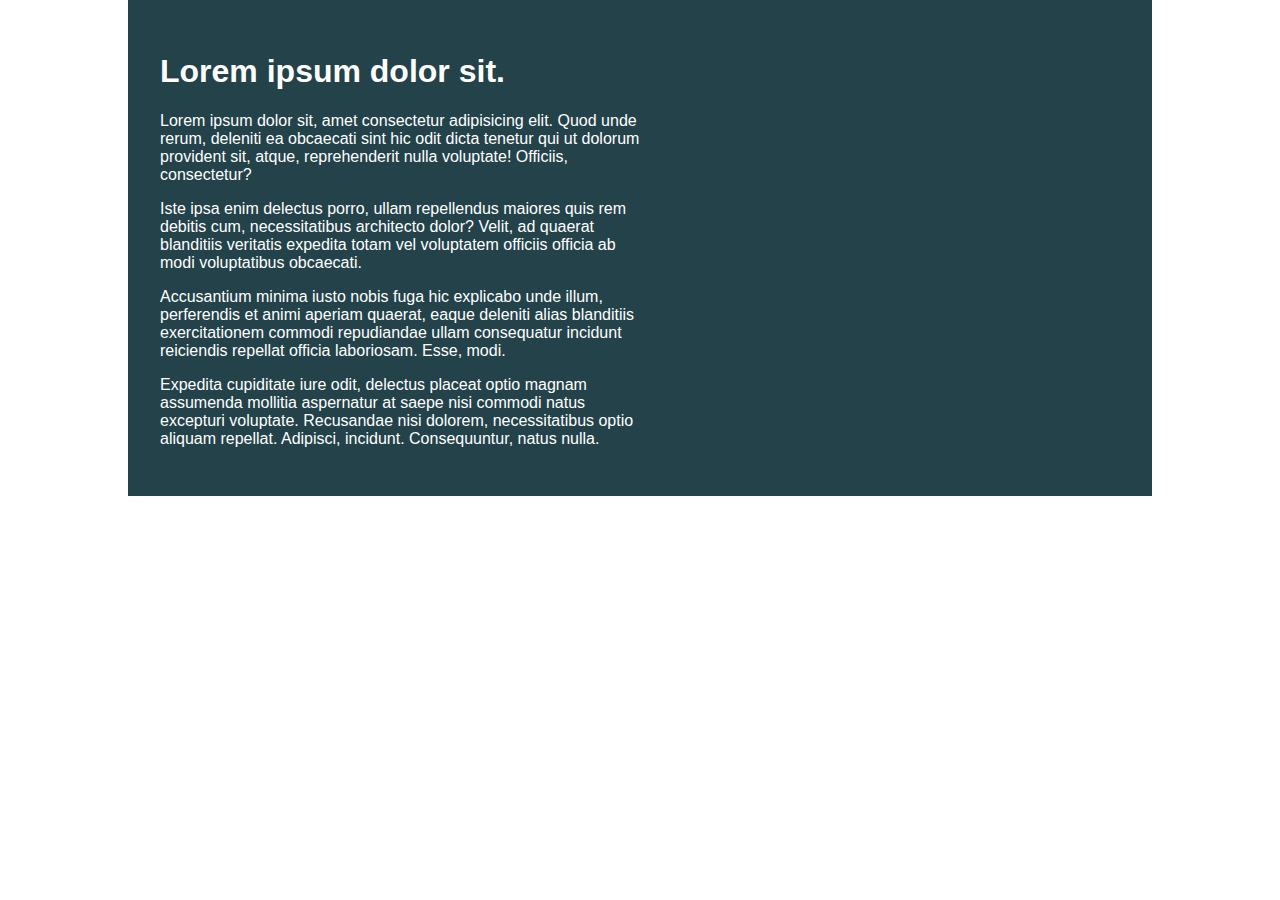
<file: Day-1/index.html>
<!DOCTYPE html>
<html lang="en">

<head>
    <meta charset="UTF-8">
    <meta name="viewport" content="width=device-width, initial-scale=1.0">
    <title>Day 01</title>

    <link rel="stylesheet" href="style.css">
</head>

<body>
    <div class="container">
        <div class="intro-content">
            <h1>Lorem ipsum dolor sit.</h1>
            <p>Lorem ipsum dolor sit, amet consectetur adipisicing elit. Quod unde rerum, deleniti ea obcaecati sint hic
                odit dicta tenetur qui ut dolorum provident sit, atque, reprehenderit nulla voluptate! Officiis,
                consectetur?</p>
            <p>Iste ipsa enim delectus porro, ullam repellendus maiores quis rem debitis cum, necessitatibus architecto
                dolor? Velit, ad quaerat blanditiis veritatis expedita totam vel voluptatem officiis officia ab modi
                voluptatibus obcaecati.</p>
            <p>Accusantium minima iusto nobis fuga hic explicabo unde illum, perferendis et animi aperiam quaerat, eaque
                deleniti alias blanditiis exercitationem commodi repudiandae ullam consequatur incidunt reiciendis
                repellat officia laboriosam. Esse, modi.</p>
            <p>Expedita cupiditate iure odit, delectus placeat optio magnam assumenda mollitia aspernatur at saepe nisi
                commodi natus excepturi voluptate. Recusandae nisi dolorem, necessitatibus optio aliquam repellat.
                Adipisci, incidunt. Consequuntur, natus nulla.</p>
        </div>
    </div>
</body>

</html>
</file>
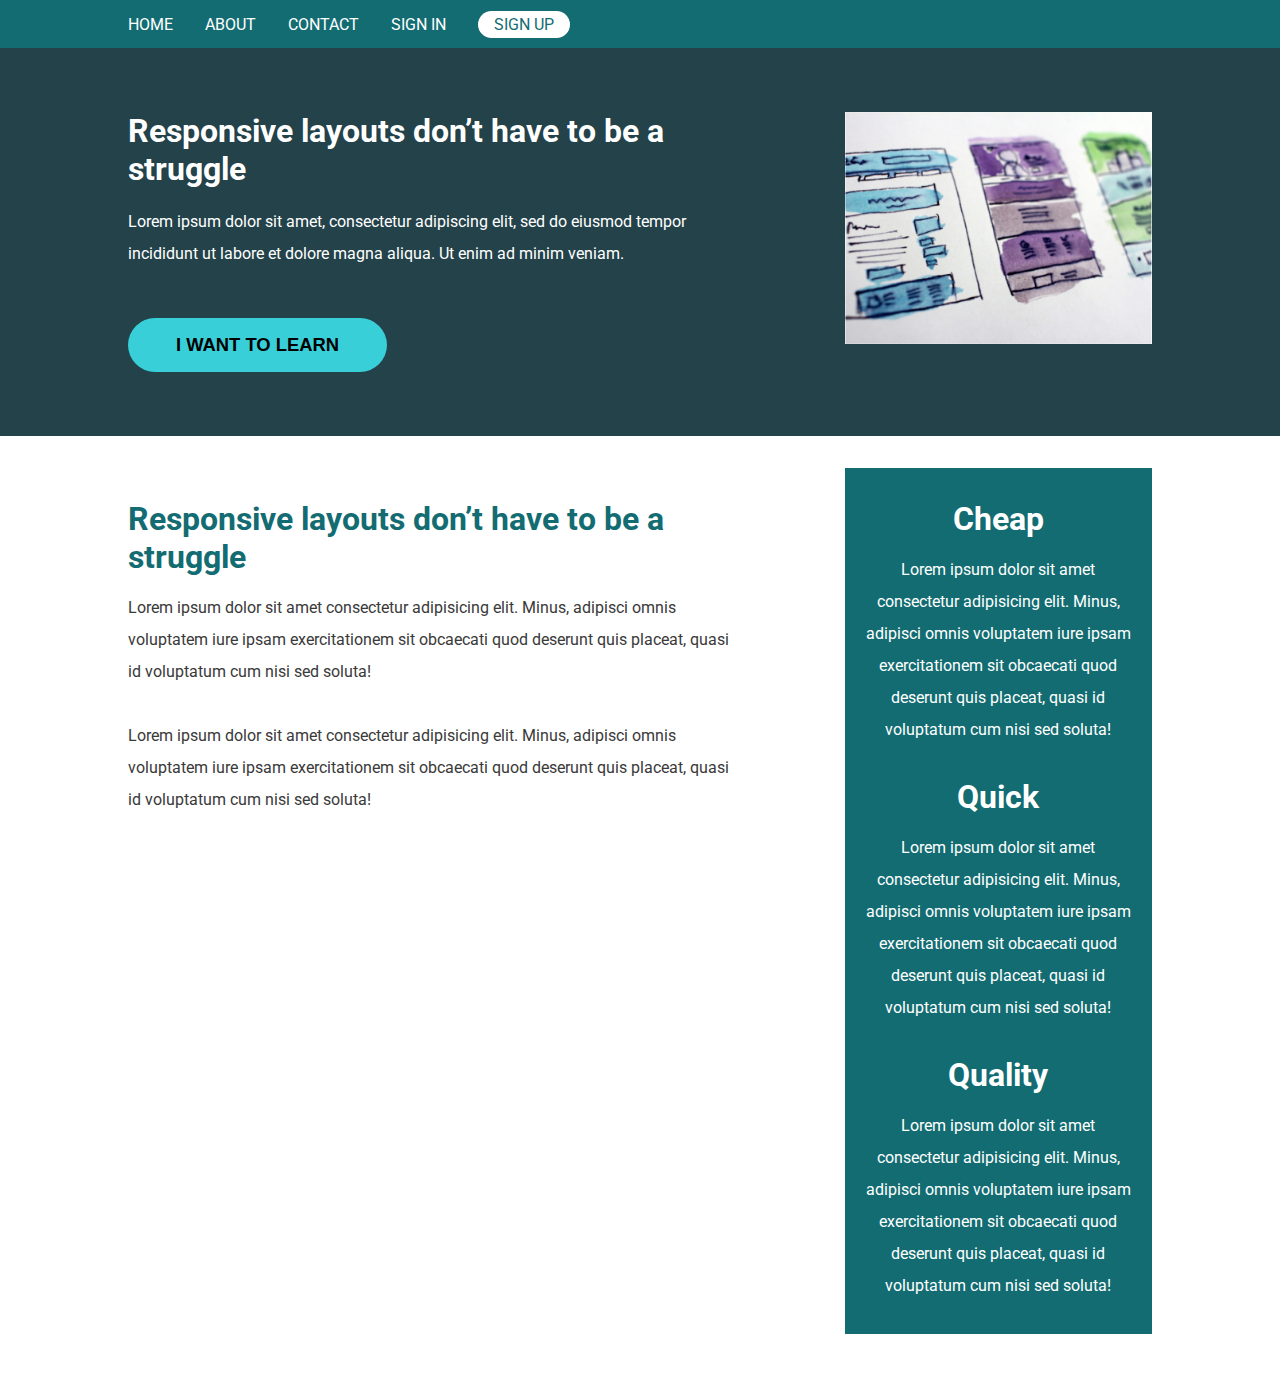
<file: Day-11/index.html>
<!DOCTYPE html>
<html lang="en">
  <head>
    <meta charset="UTF-8" />
    <meta http-equiv="X-UA-Compatible" content="IE=edge" />
    <meta name="viewport" content="width=device-width, initial-scale=1.0" />
    <link rel="stylesheet" href="./style.css" />
    <title>Day 11</title>
  </head>
  <body>
    <header class="header2">
      <nav class="nav">
          <ul class="nav__list">
              <li class="nav__item"><a href="#" class="nav__link">Home</a></li>
              <li class="nav__item"><a href="#" class="nav__link">About</a></li>
              <li class="nav__item"><a href="#" class="nav__link">Contact</a></li>
              <li class="nav__item"><a href="#" class="nav__link">Sign In</a></li>
              <li class="nav__item"><a href="#" class="nav__link nav__link--button">Sign up</a></li>
          </ul>
      </nav>
    </header>
    <header class="header">
      <div class="header__container container">
        <section class="header__item item item--60">
          <div class="item__container">
            <h1 class="item__header">
              Responsive layouts don’t have to be a struggle
            </h1>
            <p class="item__description">
              Lorem ipsum dolor sit amet, consectetur adipiscing elit, sed do
              eiusmod tempor incididunt ut labore et dolore magna aliqua. Ut
              enim ad minim veniam.
            </p>
            <button class="item__button">I want to learn</button>
          </div>
        </section>
        <section class="header__item item item--30 item--no-left-right-padding">
          <img class="item__img" src="./hero-img.jpg" alt="image" />
        </section>
      </div>
    </header>
    <main class="content">
      <div class="content__container container">
        <section class="content__item item item--content item--light item--60">
          <div class="item__container">
            <h1 class="item__header item__header--highlight">
              Responsive layouts don’t have to be a struggle
            </h1>
            <p class="item__description">
              Lorem ipsum dolor sit amet consectetur adipisicing elit. Minus,
              adipisci omnis voluptatem iure ipsam exercitationem sit obcaecati
              quod deserunt quis placeat, quasi id voluptatum cum nisi sed
              soluta!
            </p>

            <p class="item__description">
              Lorem ipsum dolor sit amet consectetur adipisicing elit. Minus,
              adipisci omnis voluptatem iure ipsam exercitationem sit obcaecati
              quod deserunt quis placeat, quasi id voluptatum cum nisi sed
              soluta!
            </p>
          </div>
        </section>
        <section
          class="content__item item item--30 item--content item--side-padding-1rem item--dark item--centered"
        >
          <div class="item__container">
            <h1 class="item__header">Cheap</h1>
            <p class="item__description">
              Lorem ipsum dolor sit amet consectetur adipisicing elit. Minus,
              adipisci omnis voluptatem iure ipsam exercitationem sit obcaecati
              quod deserunt quis placeat, quasi id voluptatum cum nisi sed
              soluta!
            </p>
            <h1 class="item__header">Quick</h1>
            <p class="item__description">
              Lorem ipsum dolor sit amet consectetur adipisicing elit. Minus,
              adipisci omnis voluptatem iure ipsam exercitationem sit obcaecati
              quod deserunt quis placeat, quasi id voluptatum cum nisi sed
              soluta!
            </p>
            <h1 class="item__header">Quality</h1>
            <p class="item__description">
              Lorem ipsum dolor sit amet consectetur adipisicing elit. Minus,
              adipisci omnis voluptatem iure ipsam exercitationem sit obcaecati
              quod deserunt quis placeat, quasi id voluptatum cum nisi sed
              soluta!
            </p>
          </div>
        </section>
      </div>
    </main>
  </body>
</html>
</file>
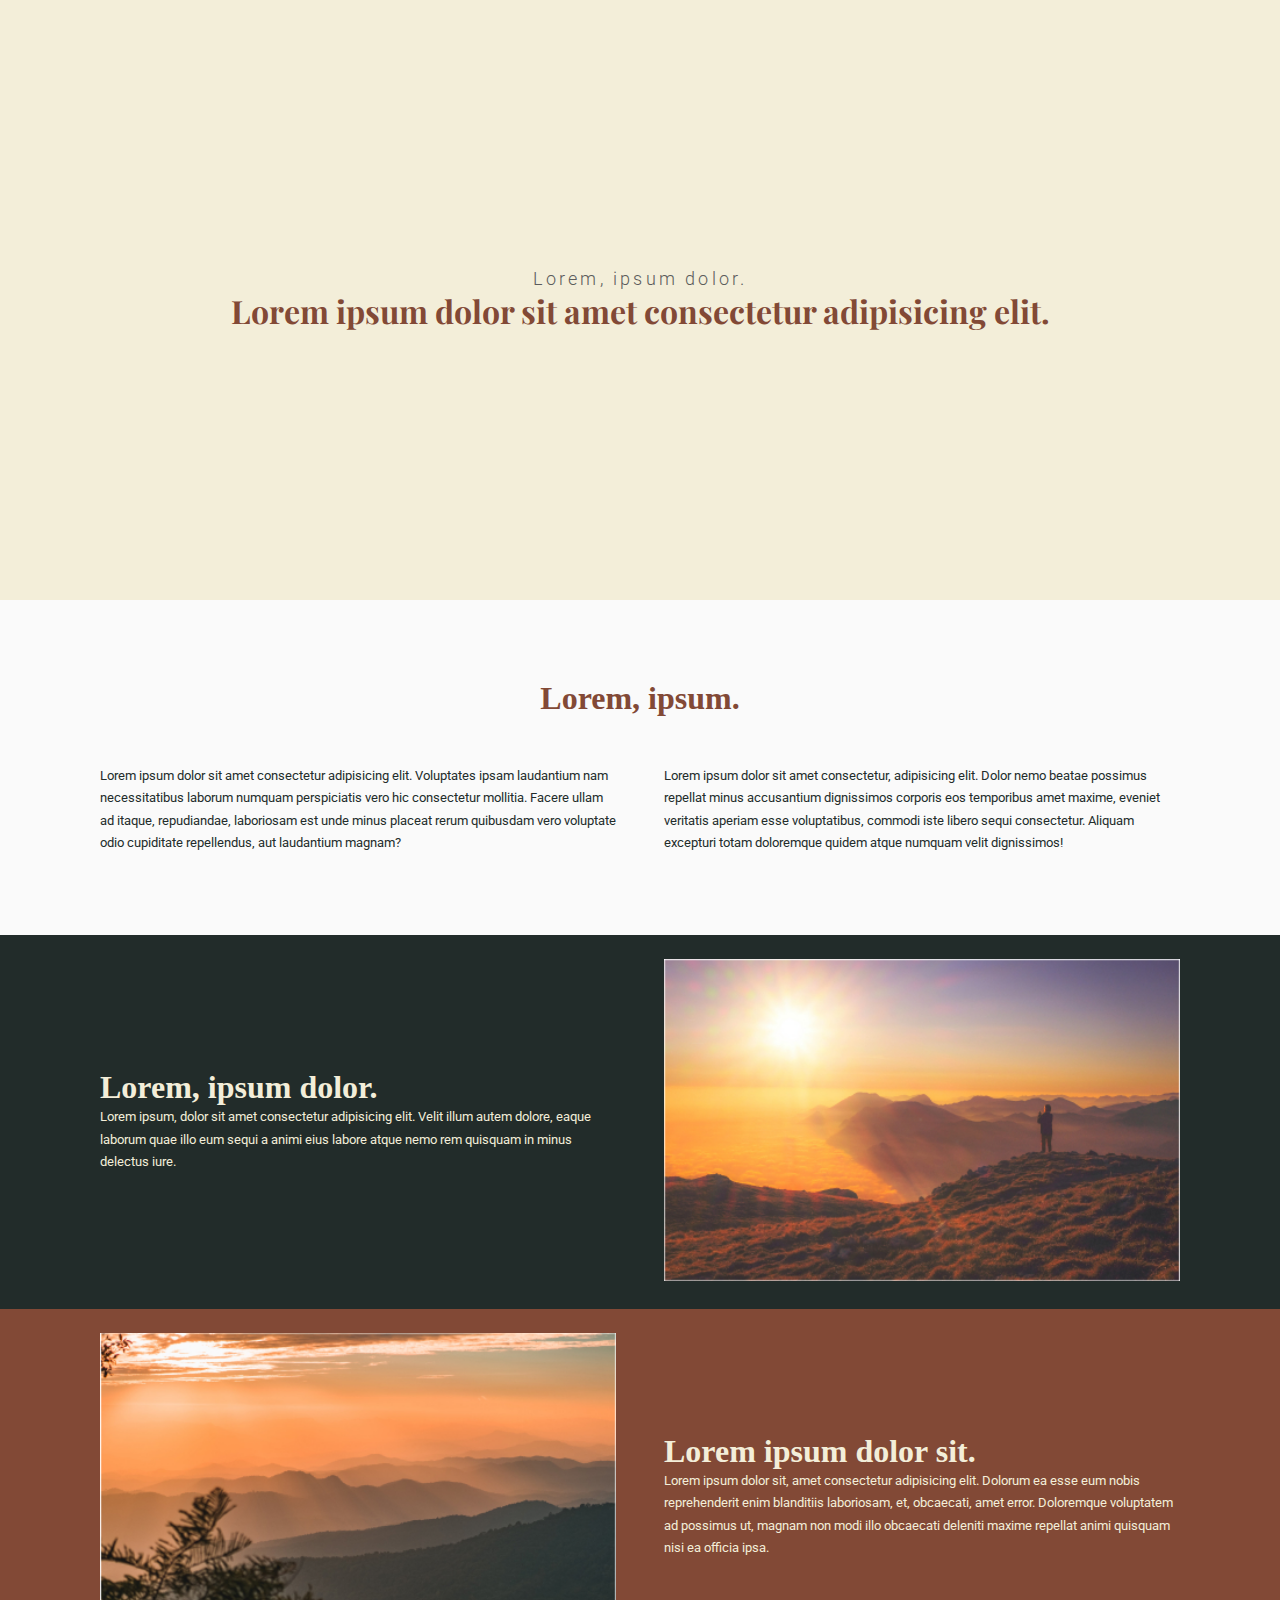
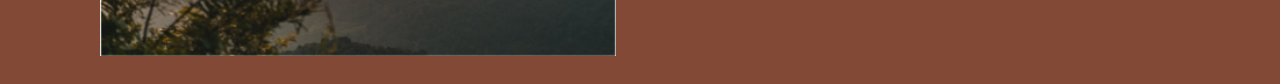
<file: Day-12/index.html>
<!DOCTYPE html>
<html lang="en">
  <head>
    <meta charset="UTF-8" />
    <meta http-equiv="X-UA-Compatible" content="IE=edge" />
    <meta name="viewport" content="width=device-width, initial-scale=1.0" />
    <link rel="stylesheet" href="./style.css" />
    <title>Day 12</title>
  </head>
  <body>
		<header class="header">
			<div class="header__container container">
				<h3 class="header__small-header small-header">Lorem, ipsum dolor.</h3>
				<h1 class="header__big-header big-header">Lorem ipsum dolor sit amet consectetur adipisicing elit.</h1>
			</div>
		</header>
		<main class="main">
			<section class="section section--description">
				<div class="section__container container">
					<h2 class="section__medium-header medium-header medium-header--dark">Lorem, ipsum.</h2>
					<div>
						<p class="section__description description description--dark">Lorem ipsum dolor sit amet consectetur adipisicing elit. Voluptates ipsam laudantium nam necessitatibus laborum numquam perspiciatis vero hic consectetur mollitia. Facere ullam ad itaque, repudiandae, laboriosam est unde minus placeat rerum quibusdam vero voluptate odio cupiditate repellendus, aut laudantium magnam?</p>
						<p class="section__description description description--dark">Lorem ipsum dolor sit amet consectetur, adipisicing elit. Dolor nemo beatae possimus repellat minus accusantium dignissimos corporis eos temporibus amet maxime, eveniet veritatis aperiam esse voluptatibus, commodi iste libero sequi consectetur. Aliquam excepturi totam doloremque quidem atque numquam velit dignissimos!</p>
					</div>
				</div>
			</section>
			<section class="section section--image1">
				<div class="section__container container">
					<div>
						<h2 class="section__medium-header medium-header medium-header--light">Lorem, ipsum dolor.</h2>
						<p class="section__description description description--light">Lorem ipsum, dolor sit amet consectetur adipisicing elit. Velit illum autem dolore, eaque laborum quae illo eum sequi a animi eius labore atque nemo rem quisquam in minus delectus iure.</p>
					</div>
					<div>
						<img class="section_img" src="./image-01.jpg" alt="sunset">
					</div>
				</div>
			</section>
			<section class="section section--image2">
				<div class="section__container container">
					<div>
						<img class="section_img" src="./image-02.jpg" alt="sunset">
					</div>
					<div>
						<h2 class="section__medium-header medium-header medium-header--light">Lorem ipsum dolor sit.</h2>
						<p class="section__description description description--light">Lorem ipsum dolor sit, amet consectetur adipisicing elit. Dolorum ea esse eum nobis reprehenderit enim blanditiis laboriosam, et, obcaecati, amet error. Doloremque voluptatem ad possimus ut, magnam non modi illo obcaecati deleniti maxime repellat animi quisquam nisi ea officia ipsa.</p>
					</div>
				</div>
			</section>
		</main>
  </body>
</html>
</file>
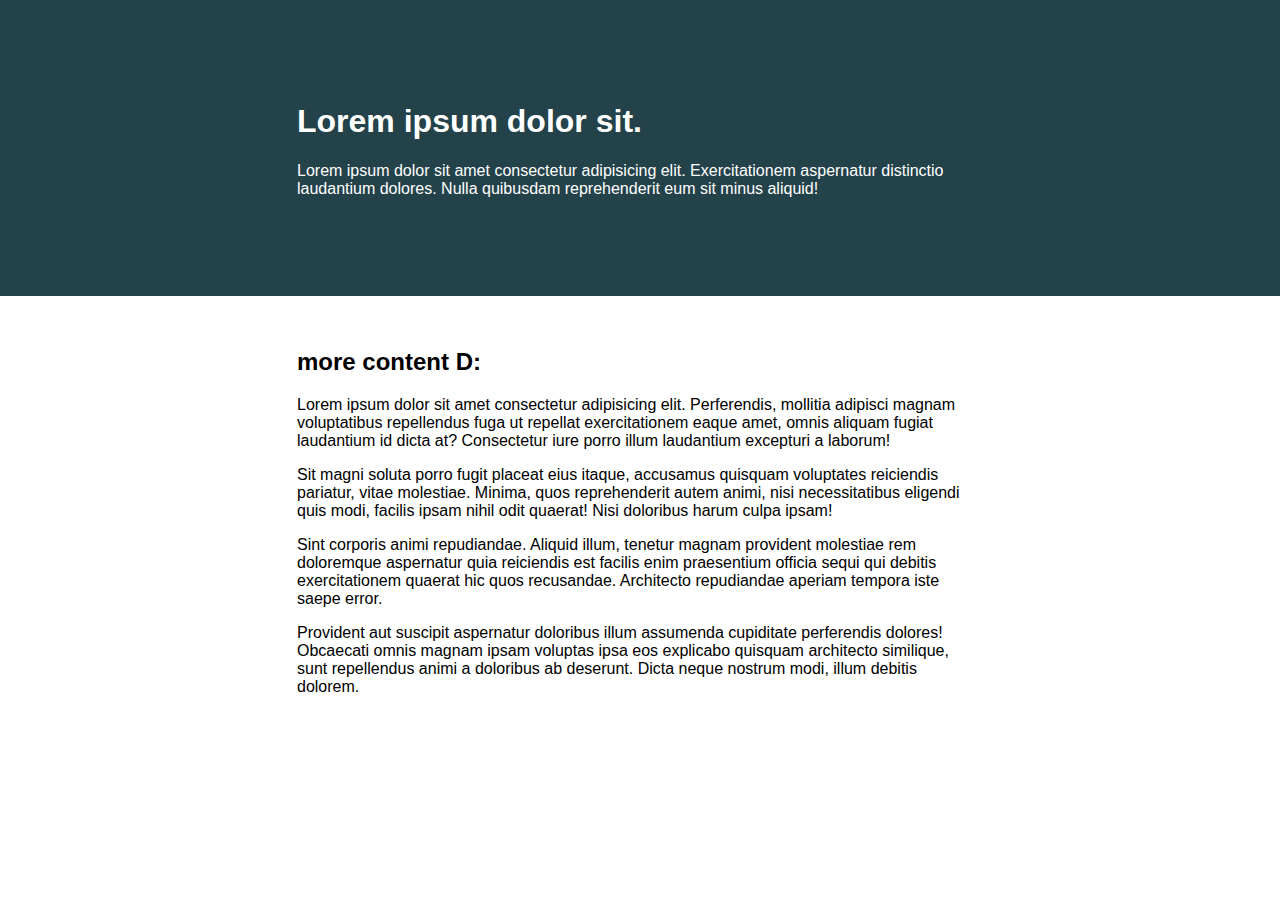
<file: Day-3/index.html>
<!DOCTYPE html>
<html lang="en">
  <head>
    <meta charset="UTF-8" />
    <meta name="viewport" content="width=device-width, initial-scale=1.0" />
    <title>Day 01</title>

    <link rel="stylesheet" href="style.css" />
  </head>
  <body>
    <div class="container">
      <div class="intro-content">
        <h1>Lorem ipsum dolor sit.</h1>
        <p>
          Lorem ipsum dolor sit amet consectetur adipisicing elit.
          Exercitationem aspernatur distinctio laudantium dolores. Nulla
          quibusdam reprehenderit eum sit minus aliquid!
        </p>
      </div>
    </div>

    <div class="content-wrapper">
      <h2>more content D:</h2>
      <p>
        Lorem ipsum dolor sit amet consectetur adipisicing elit. Perferendis,
        mollitia adipisci magnam voluptatibus repellendus fuga ut repellat
        exercitationem eaque amet, omnis aliquam fugiat laudantium id dicta at?
        Consectetur iure porro illum laudantium excepturi a laborum!
      </p>
      <p>
        Sit magni soluta porro fugit placeat eius itaque, accusamus quisquam
        voluptates reiciendis pariatur, vitae molestiae. Minima, quos
        reprehenderit autem animi, nisi necessitatibus eligendi quis modi,
        facilis ipsam nihil odit quaerat! Nisi doloribus harum culpa ipsam!
      </p>
      <p>
        Sint corporis animi repudiandae. Aliquid illum, tenetur magnam provident
        molestiae rem doloremque aspernatur quia reiciendis est facilis enim
        praesentium officia sequi qui debitis exercitationem quaerat hic quos
        recusandae. Architecto repudiandae aperiam tempora iste saepe error.
      </p>
      <p>
        Provident aut suscipit aspernatur doloribus illum assumenda cupiditate
        perferendis dolores! Obcaecati omnis magnam ipsam voluptas ipsa eos
        explicabo quisquam architecto similique, sunt repellendus animi a
        doloribus ab deserunt. Dicta neque nostrum modi, illum debitis dolorem.
      </p>
    </div>
  </body>
</html>
</file>
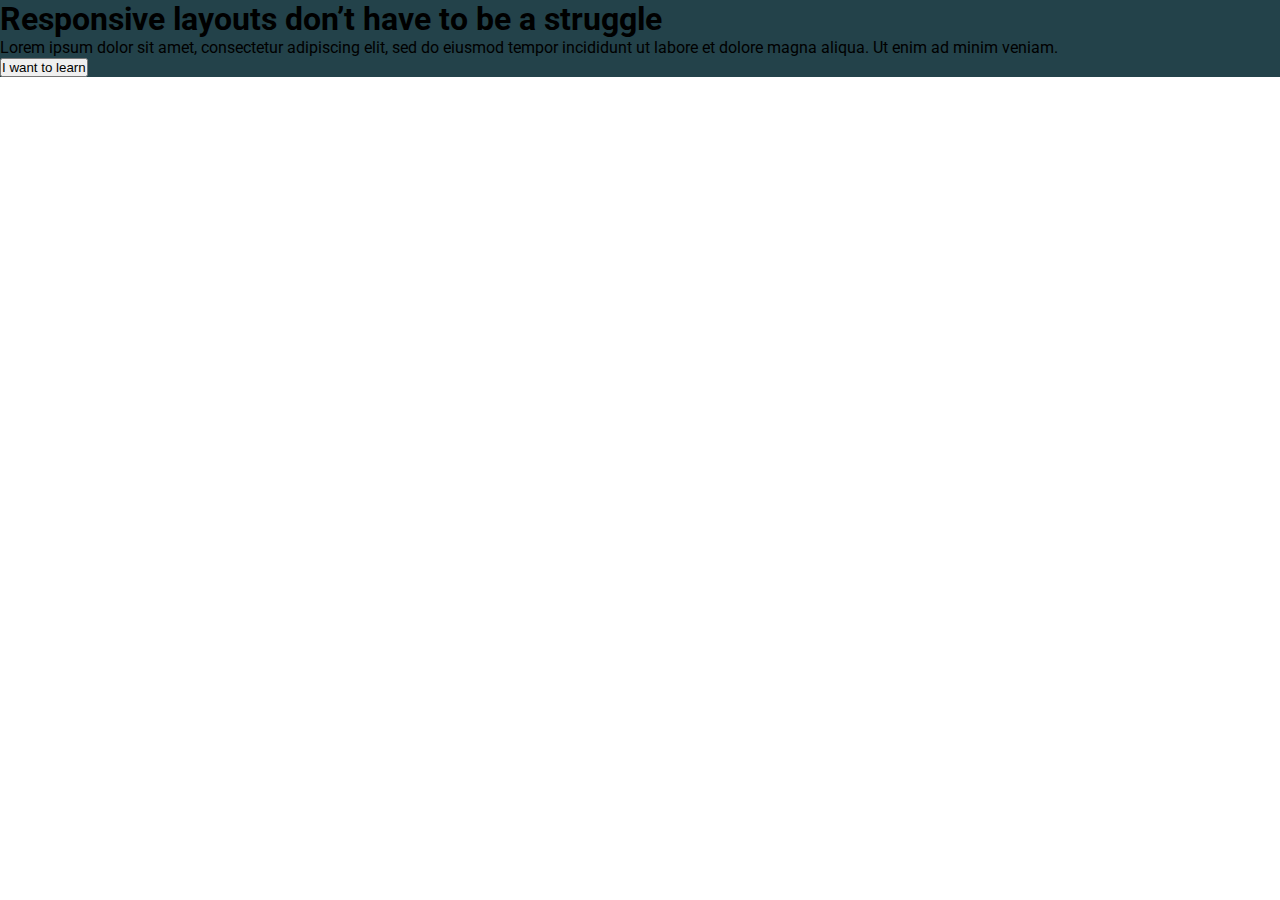
<file: Day-5/index.html>
<!DOCTYPE html>
<html lang="en">
  <head>
    <meta charset="UTF-8" />
    <meta http-equiv="X-UA-Compatible" content="IE=edge" />
    <meta name="viewport" content="width=device-width, initial-scale=1.0" />
    <link rel="stylesheet" href="./style.css" />
    <title>Day 5</title>
  </head>
  <body>
    <div class="container">
      <main class="main">
        <h1>Responsive layouts don’t have to be a struggle</h1>
        <p>
          Lorem ipsum dolor sit amet, consectetur adipiscing elit, sed do
          eiusmod tempor incididunt ut labore et dolore magna aliqua. Ut enim ad
          minim veniam.
        </p>
        <button>I want to learn</button>
      </main>
    </div>
  </body>
</html>
</file>
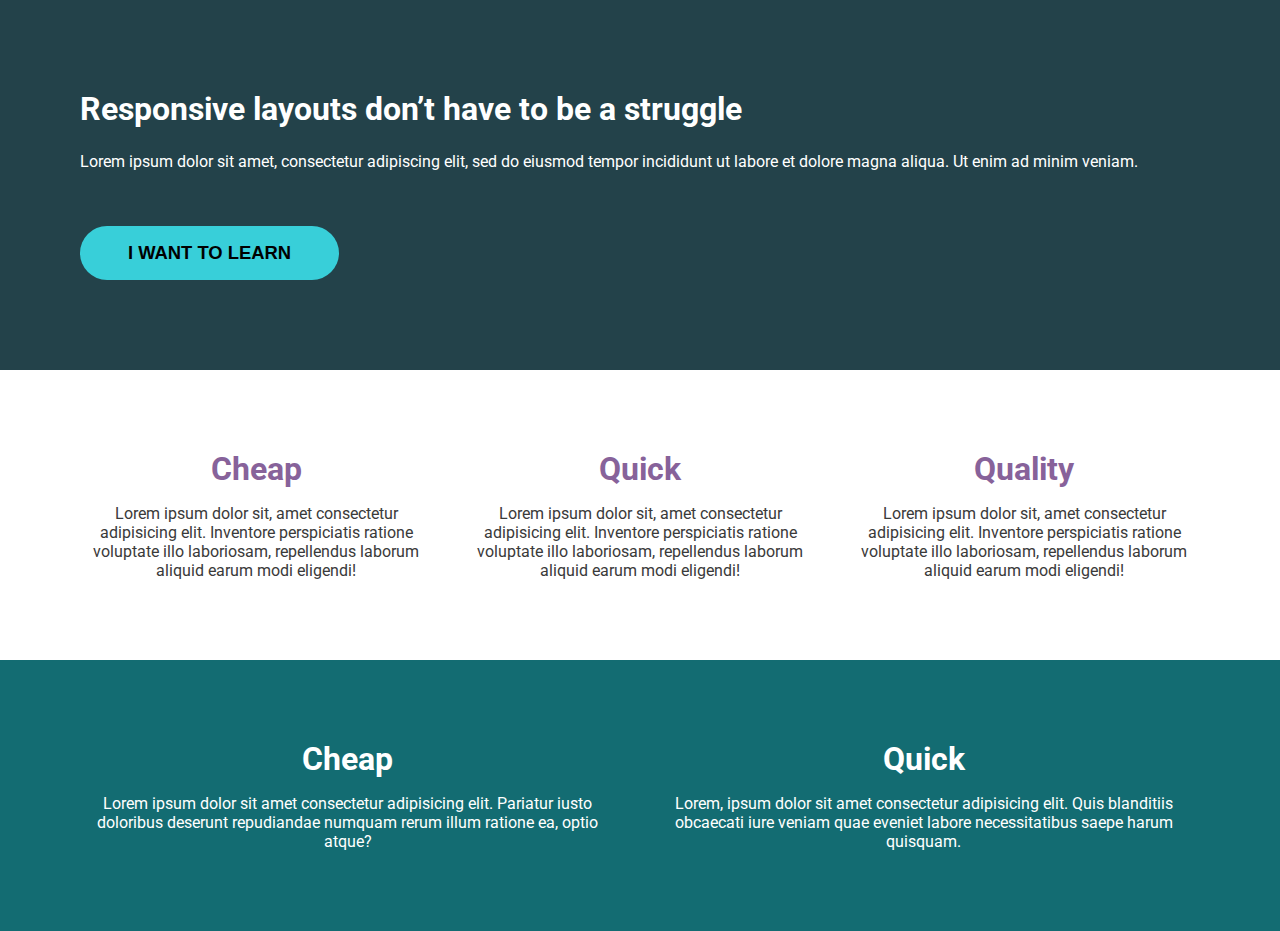
<file: Day-8/index.html>
<!DOCTYPE html>
<html lang="en">
  <head>
    <meta charset="UTF-8" />
    <meta http-equiv="X-UA-Compatible" content="IE=edge" />
    <meta name="viewport" content="width=device-width, initial-scale=1.0" />
    <link rel="stylesheet" href="./style.css" />
    <title>Day 5</title>
  </head>
  <body>
    <header class="header">
      <section class="header__item item">
        <div class="item__container">
          <h1 class="item__header">
            Responsive layouts don’t have to be a struggle
          </h1>
          <p class="item__description">
            Lorem ipsum dolor sit amet, consectetur adipiscing elit, sed do
            eiusmod tempor incididunt ut labore et dolore magna aliqua. Ut enim
            ad minim veniam.
          </p>
          <button class="item__button">I want to learn</button>
        </div>
      </section>
    </header>
    <main class="content">
      <section class="content__features features features--light">
        <div class="features__container">
          <div class="features__block block">
            <h1 class="block__header block__header--highligh">Cheap</h1>
            <p class="block__description">
              Lorem ipsum dolor sit, amet consectetur adipisicing elit.
              Inventore perspiciatis ratione voluptate illo laboriosam,
              repellendus laborum aliquid earum modi eligendi!
            </p>
          </div>
          <div class="features__block block">
            <h1 class="block__header block__header--highligh">Quick</h1>
            <p class="block__description">
              Lorem ipsum dolor sit, amet consectetur adipisicing elit.
              Inventore perspiciatis ratione voluptate illo laboriosam,
              repellendus laborum aliquid earum modi eligendi!
            </p>
          </div>
          <div class="features__block block">
            <h1 class="block__header block__header--highligh">Quality</h1>
            <p class="block__description">
              Lorem ipsum dolor sit, amet consectetur adipisicing elit.
              Inventore perspiciatis ratione voluptate illo laboriosam,
              repellendus laborum aliquid earum modi eligendi!
            </p>
          </div>
        </div>
      </section>
      <section class="content__features features features--dark">
        <div class="features__container">
          <div class="features__block block">
            <h1 class="block__header">Cheap</h1>
            <p class="block__description">
              Lorem ipsum dolor sit amet consectetur adipisicing elit. Pariatur
              iusto doloribus deserunt repudiandae numquam rerum illum ratione
              ea, optio atque?
            </p>
          </div>
          <div class="features__block block">
            <h1 class="block__header">Quick</h1>
            <p class="block__description">
              Lorem, ipsum dolor sit amet consectetur adipisicing elit. Quis
              blanditiis obcaecati iure veniam quae eveniet labore
              necessitatibus saepe harum quisquam.
            </p>
          </div>
        </div>
      </section>
    </main>
  </body>
</html>
</file>
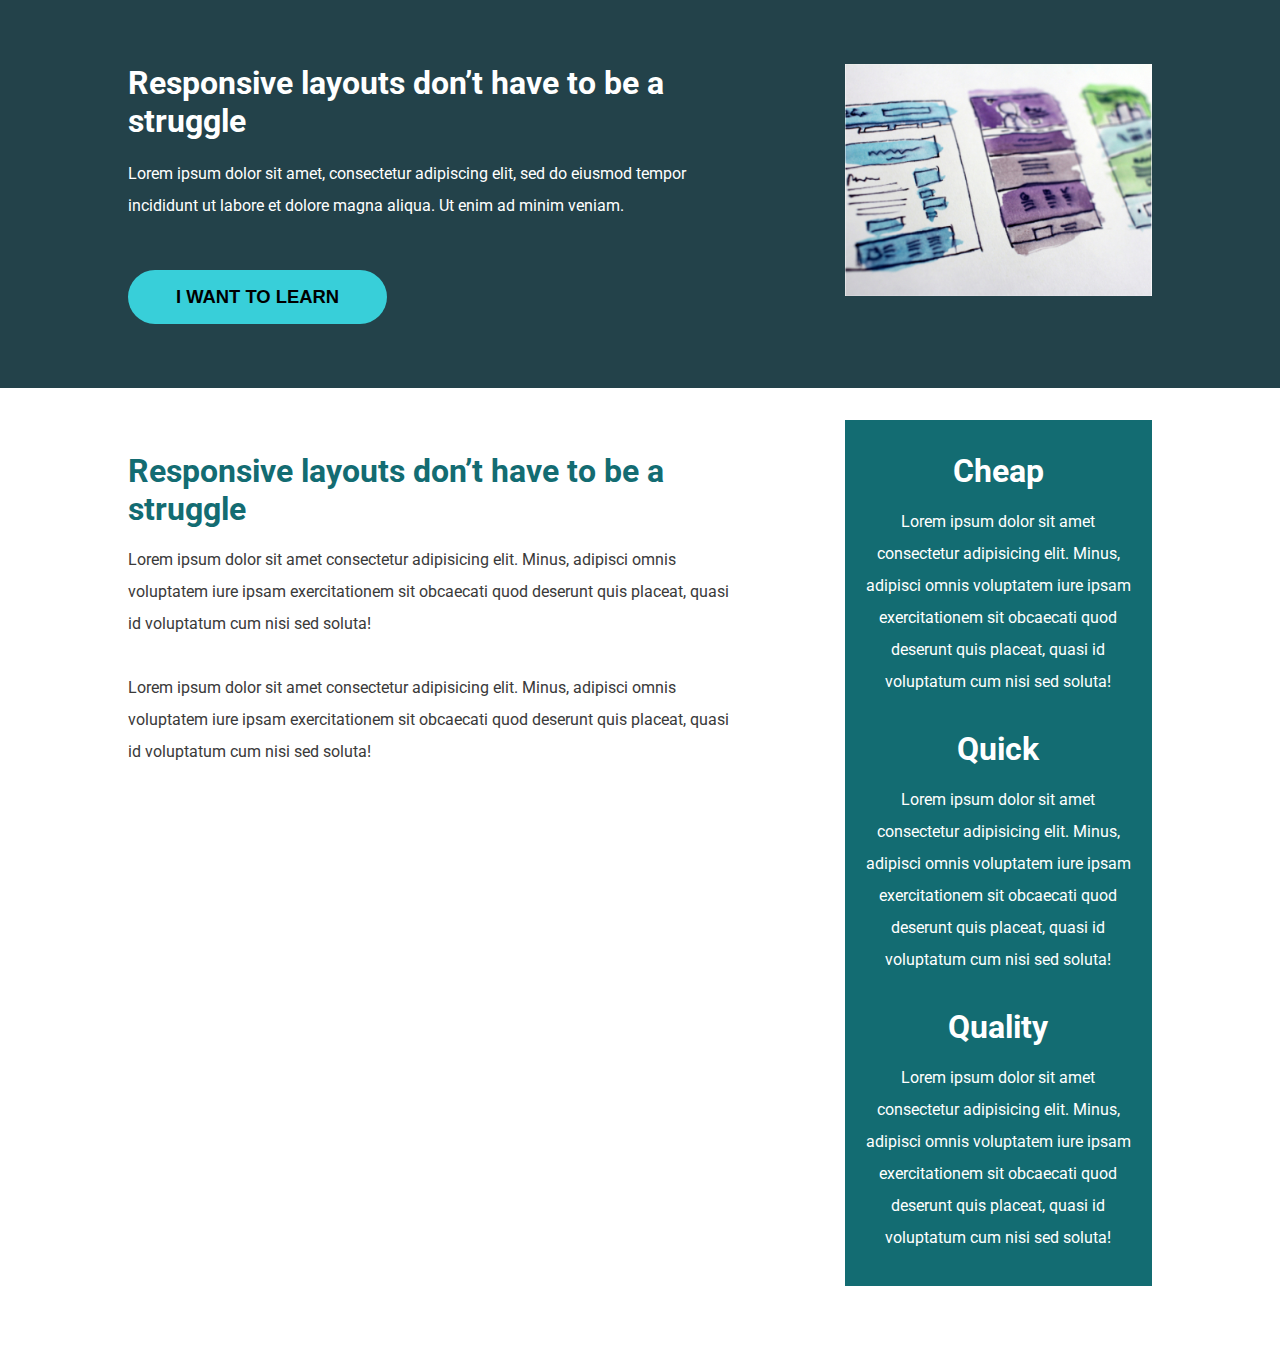
<file: Day-9/index.html>
<!DOCTYPE html>
<html lang="en">
  <head>
    <meta charset="UTF-8" />
    <meta http-equiv="X-UA-Compatible" content="IE=edge" />
    <meta name="viewport" content="width=device-width, initial-scale=1.0" />
    <link rel="stylesheet" href="./style.css" />
    <title>Day 9</title>
  </head>
  <body>
    <header class="header">
      <div class="header__container container">
        <section class="header__item item item--60">
          <div class="item__container">
            <h1 class="item__header">
              Responsive layouts don’t have to be a struggle
            </h1>
            <p class="item__description">
              Lorem ipsum dolor sit amet, consectetur adipiscing elit, sed do
              eiusmod tempor incididunt ut labore et dolore magna aliqua. Ut
              enim ad minim veniam.
            </p>
            <button class="item__button">I want to learn</button>
          </div>
        </section>
        <section class="header__item item item--30 item--no-left-right-padding">
          <img class="item__img" src="./hero-img.jpg" alt="image" />
        </section>
      </div>
    </header>
    <main class="content">
      <div class="content__container container">
        <section class="content__item item item--content item--light item--60">
          <div class="item__container">
            <h1 class="item__header item__header--highlight">
              Responsive layouts don’t have to be a struggle
            </h1>
            <p class="item__description">
              Lorem ipsum dolor sit amet consectetur adipisicing elit. Minus,
              adipisci omnis voluptatem iure ipsam exercitationem sit obcaecati
              quod deserunt quis placeat, quasi id voluptatum cum nisi sed
              soluta!
            </p>

            <p class="item__description">
              Lorem ipsum dolor sit amet consectetur adipisicing elit. Minus,
              adipisci omnis voluptatem iure ipsam exercitationem sit obcaecati
              quod deserunt quis placeat, quasi id voluptatum cum nisi sed
              soluta!
            </p>
          </div>
        </section>
        <section
          class="content__item item item--30 item--content item--side-padding-1rem item--dark item--centered"
        >
          <div class="item__container">
            <h1 class="item__header">Cheap</h1>
            <p class="item__description">
              Lorem ipsum dolor sit amet consectetur adipisicing elit. Minus,
              adipisci omnis voluptatem iure ipsam exercitationem sit obcaecati
              quod deserunt quis placeat, quasi id voluptatum cum nisi sed
              soluta!
            </p>
            <h1 class="item__header">Quick</h1>
            <p class="item__description">
              Lorem ipsum dolor sit amet consectetur adipisicing elit. Minus,
              adipisci omnis voluptatem iure ipsam exercitationem sit obcaecati
              quod deserunt quis placeat, quasi id voluptatum cum nisi sed
              soluta!
            </p>
            <h1 class="item__header">Quality</h1>
            <p class="item__description">
              Lorem ipsum dolor sit amet consectetur adipisicing elit. Minus,
              adipisci omnis voluptatem iure ipsam exercitationem sit obcaecati
              quod deserunt quis placeat, quasi id voluptatum cum nisi sed
              soluta!
            </p>
          </div>
        </section>
      </div>
    </main>
  </body>
</html>
</file>
<file: Day-1/style.css>
/* INSTRUCTIONS
 *
 * 1) Limit the total width of
 *    the .intro-conent to about half
 *    of it's parent
 *
 * 2) Stop the text from overflowing
 *    out the bottom at small screen
 *    widths
 *
 * You may modify the HTML if needed
 *
 */

* {
  box-sizing: border-box;
}

body {
  margin: 0;
  font-family: sans-serif;
}

.container {
  background: #23424a;
  color: white;

  width: 80%;
  margin: 0 auto;

  padding: 2em;
  min-height: 300px;
}

.intro-content {
  width: 50%;
}
</file>
<file: Day-11/style.css>
@import url("https://fonts.googleapis.com/css2?family=Roboto+Condensed:wght@300&family=Roboto:wght@100;400;700;900&display=swap");

* {
  margin: 0;
  padding: 0;
  box-sizing: border-box;
}

:root {
  --color-1: #23424a;
  --color-2: #38cfd9;
  --color-3: #3a3a3a;
  --color-4: #136c72;
  --color-5: #87629a;
  --color-6: white;
  --container-bg-color: var(--color-1);
  --button-bg-color: var(--color-2);
  --area-right-left-padding: min(5rem, 10vmin);
  --area-top-bottom-padding: min(10rem, 10vmin);
  --content-top-bottom-padding: min(5rem, 10vmin);
  --content-right-left-padding: min(5rem, 10vmin);
  --item-padding: var(--area-top-bottom-padding) var(--area-right-left-padding);
  --content-padding: var(--content-top-bottom-padding)
    var(--content-right-left-padding);
  --dark-font-color: var(--color-3);
  --dark-bg-color: var(--color-4);
  --light-font-color: var(--color-6);
  --ligh-bg-color: var(--color-6);
  --header-font-color: var(--color-6);
  --header-highlight: var(--color-4);
}

html,
body {
  height: 100%;
  font-family: "Roboto";
}

.header2 {
  background: #136c72;
  padding: .5em 0;
	width: 100%;
}

.nav {
	width: 100%;
}

.nav__list {
  margin: 0;
  padding: 0;
  list-style: none;
	display: flex;
	gap: 2rem;
	margin: 0 auto;
	width: min(80%, 1400px);
	align-items: center;;
	height: 2rem;
}

.nav__link {
  color: #fff;
  text-decoration: none;
  text-transform: uppercase;;
}

.nav__link--button {
  background: #fff;
  color: #136c72;
  padding: .25em 1em;
  border-radius: 10em;
}

.nav__link:hover {
  opacity: .75;
}

.header {
  background-color: var(--container-bg-color);
  color: var(--light-font-color);
  width: 100%;
}

.container {
  padding-block: 4rem;
  margin: 0 auto;
  width: 80%;
  max-width: 1400px;
  display: flex;
  justify-content: space-between;
}

.content__container {
  padding-top: 2rem;
}

.item--60 {
  width: 60%;
}

.item--30 {
  width: 30%;
}

.item--centered {
  text-align: center;
}

.item--dark {
  color: var(--light-font-color);
  background-color: var(--dark-bg-color);
}

.item--light {
  color: var(--dark-font-color);
  background-color: var(--ligh-bg-color);
}

.item--content .item__description {
  margin: 0 0 2rem 0;
}

.item--content .item__header {
  margin: 2rem 0 1rem 0;
}

.item--side-padding-1rem {
  padding-left: 1rem;
  padding-right: 1rem;
}

.item__header--highlight {
  color: var(--header-highlight);
}

.item__description {
  font-size: 1rem;
  font-weight: 400;
  line-height: 2rem;
  margin-top: 1.1rem;
  margin-bottom: 3rem;
}

.item__button {
  background-color: var(--button-bg-color);
  border: 0;
  padding: 1rem 3rem;
  border-radius: 2rem;
  text-transform: uppercase;
  font-weight: 700;
  font-size: 1.15rem;
}

.item__img {
  width: 100%;
  height: auto;
}
</file>
<file: Day-12/style.css>
@import url('https://fonts.googleapis.com/css?family=Roboto:100,100italic,300,300italic,400,400italic,500,500italic,700,700italic,900,900italic&subset=latin,latin-ext,cyrillic,cyrillic-ext,greek-ext,greek,vietnamese');
@import url('https://fonts.googleapis.com/css2?family=Playfair+Display:wght@400;900&display=swap');

* {
  margin: 0;
  padding: 0;
  box-sizing: border-box;
}

body, html {
	height: 100%;
}

:root {
	--color-1: #F3EED9;
	--color-2: #824936;
	--color-3: #222C2A;
	--color-4: rgb(92, 92, 92);
	--color-5: #fafafa;
	--max-width: 1128px;;
	--header-bg-color: var(--color-1);
	--small-header-color: var(--color-4);
	--big-header-color: var(--color-2);
	--section-description-bg-color: var(--color-5);
	--section-image1-bg-color: var(--color-3);
	--section-image2-bg-color: var(--color-2);
	--description-dark-color: var(--color-3);
	--header-dark-color: var(--color-2);
	--description-light-color: var(--color-1);
	--header-light-color: var(--color-1);
}

.header {
	background-color: var(--header-bg-color);
	max-height: 600px;
	height: 100%;
}

.container {
	margin: 0 auto;
	padding: 1.5rem;
	text-align: center;
	height: 100%;
	max-width: var(--max-width);
	display: flex;
	align-items: center;
	justify-content: center;
	flex-direction: column;

}

.small-header {
	color: var(--small-header-color);
	font-family: "Roboto";
	font-weight: 300;
	letter-spacing: 0.2rem;
	font-size: 18px;
}

.big-header {
	color: var(--big-header-color);
	font-family: "Playfair Display";
}

.main, .section {
	width: 100%;
}

.section__container {
	flex-direction: row;
	gap: 3rem;
}

.section__container > * {
	flex-basis: 50%;
}

.section--description .section__container {
	padding-block: 5rem;
	flex-direction: column;
}

.section--description .container > div {
	display: flex;
	gap: 3rem;
	flex-direction: row;
}


.section--description .description{
	flex: 0 1 50%;
}

.section--description {
	background-color: var(--section-description-bg-color);
}

.section--image1 {
	background-color: var(--section-image1-bg-color);
}

.section--image2 {
	background-color: var(--section-image2-bg-color);
}

.medium-header {
	font-size: 2rem;
	text-align: left;
}

.medium-header--dark {
	color: var(--header-dark-color);
}

.medium-header--light {
	color: var(--header-light-color);
}

.description {
	text-align: left;
	font-family: "Roboto";
	font-weight: 400;
	font-size: 0.8rem;
	line-height: 1.4rem;
}

.description--dark {
	color: var(--description-dark-color);
}

.description--light {
	color: var(--description-light-color);
}

.section_img {
	height: 100%;
	width: 100%;
}
</file>
<file: Day-3/style.css>
/* INSTRUCTIONS
 *
 * 1) Keep the text inside .intro-content
 *    in the same place, but have the background
 *    extend from one side of the viewport
 *    to the other, no matter how wide or narrow
 *    the browser is.
 *
 * 2) Limit the maximum width of the text in the
 *    bottom area.
 *
 * You may modify the HTML if needed
 * (you probably should for this challenge)
 *
 */

* {
  box-sizing: border-box;
}

body {
  margin: 0;
  font-family: sans-serif;
}

.container {
  width: 100%;
  max-width: 100%;
  background: #23424a;
  color: white;
  padding: 50px 0;
}

.intro-content,
.content-wrapper {
  padding: 2em;
  max-width: 750px;
  margin: 0 auto;
}
</file>
<file: Day-5/style.css>
@import url("https://fonts.googleapis.com/css2?family=Roboto+Condensed:wght@300&family=Roboto:wght@100;400;700;900&display=swap");

* {
  margin: 0;
  padding: 0;
  box-sizing: border-box;
}

:root {
  --color-1: #23424a;
  --color-2: #38cfd9;
  --color-3: #3a3a3a;
  --color-4: #136c72;
  --color-5: #87629a;
  --container-bg-color: var(--color-1);
  --button-bg-color: var(--color-2);
}

html,
body {
  height: 100%;
}

.container {
  width: 100%;
  background-color: var(--container-bg-color);
  font-family: "Roboto";
}

.header {
  color: white;
  max-width: 700px;
  padding: min(10rem, 10vmin) min(5rem, 10vmin) min(10rem, 10vmin)
    min(5rem, 10vmin);
}

.header > h1 {
  font-size: 2.8rem;
  font-weight: 900;
}

.header > p {
  font-size: 1rem;
  font-weight: 400;
  line-height: 2rem;
  margin-top: 1.1rem;
  margin-bottom: 3rem;
}

.header > button {
  background-color: var(--button-bg-color);
  border: 0;
  padding: 1rem 3rem;
  border-radius: 2rem;
  text-transform: uppercase;
  font-weight: 700;
  font-size: 1.15rem;
}

.features-1 {
  display: flex;
  flex-direction: row;
}
</file>
<file: Day-8/style.css>
@import url("https://fonts.googleapis.com/css2?family=Roboto+Condensed:wght@300&family=Roboto:wght@100;400;700;900&display=swap");

* {
  margin: 0;
  padding: 0;
  box-sizing: border-box;
}

:root {
  --color-1: #23424a;
  --color-2: #38cfd9;
  --color-3: #3a3a3a;
  --color-4: #136c72;
  --color-5: #87629a;
  --color-6: white;
  --container-bg-color: var(--color-1);
  --button-bg-color: var(--color-2);
  --area-right-left-padding: min(5rem, 10vmin);
  --area-top-bottom-padding: min(10rem, 10vmin);
  --content-top-bottom-padding: min(5rem, 10vmin);
  --content-right-left-padding: min(5rem, 10vmin);
  --item-padding: var(--area-top-bottom-padding) var(--area-right-left-padding);
  --content-padding: var(--content-top-bottom-padding)
    var(--content-right-left-padding);
  --dark-font-color: var(--color-3);
  --dark-bg-color: var(--color-4);
  --light-font-color: var(--color-6);
  --ligh-bg-color: var(--color-6);
  --header-font-color: var(--color-6);
  --feature-header-highligh: var(--color-5);
}

html,
body {
  height: 100%;
  font-family: "Roboto";
}

.header {
  background-color: var(--container-bg-color);
  color: var(--light-font-color);
}

.header__item,
.header {
  width: 100%;
}

.header__item {
  padding: var(--item-padding);
}

.item__container {
  margin: 0 auto;
  max-width: 1200px;
}

.item__main-header {
  font-size: 2.8rem;
  font-weight: 900;
}

.item__description {
  font-size: 1rem;
  font-weight: 400;
  line-height: 2rem;
  margin-top: 1.1rem;
  margin-bottom: 3rem;
}

.item__button {
  background-color: var(--button-bg-color);
  border: 0;
  padding: 1rem 3rem;
  border-radius: 2rem;
  text-transform: uppercase;
  font-weight: 700;
  font-size: 1.15rem;
}

.content,
.content__features {
  width: 100%;
}

.content__features {
  padding: var(--content-padding);
}

.features__container {
  display: flex;
  gap: 2rem;
  flex-direction: row;
  max-width: 1200px;
  margin: 0 auto;
}

.features--light {
  color: var(--dark-font-color);
  background-color: var(--ligh-bg-color);
}

.features--dark {
  color: var(--light-font-color);
  background-color: var(--dark-bg-color);
}

.block {
  text-align: center;
}

.block__header--highligh {
  color: var(--feature-header-highligh);
}

.block__description {
  margin-top: 1rem;
}
</file>
<file: Day-9/style.css>
@import url("https://fonts.googleapis.com/css2?family=Roboto+Condensed:wght@300&family=Roboto:wght@100;400;700;900&display=swap");

* {
  margin: 0;
  padding: 0;
  box-sizing: border-box;
}

:root {
  --color-1: #23424a;
  --color-2: #38cfd9;
  --color-3: #3a3a3a;
  --color-4: #136c72;
  --color-5: #87629a;
  --color-6: white;
  --container-bg-color: var(--color-1);
  --button-bg-color: var(--color-2);
  --area-right-left-padding: min(5rem, 10vmin);
  --area-top-bottom-padding: min(10rem, 10vmin);
  --content-top-bottom-padding: min(5rem, 10vmin);
  --content-right-left-padding: min(5rem, 10vmin);
  --item-padding: var(--area-top-bottom-padding) var(--area-right-left-padding);
  --content-padding: var(--content-top-bottom-padding)
    var(--content-right-left-padding);
  --dark-font-color: var(--color-3);
  --dark-bg-color: var(--color-4);
  --light-font-color: var(--color-6);
  --ligh-bg-color: var(--color-6);
  --header-font-color: var(--color-6);
  --header-highlight: var(--color-4);
}

html,
body {
  height: 100%;
  font-family: "Roboto";
}

.header {
  background-color: var(--container-bg-color);
  color: var(--light-font-color);
  width: 100%;
}

.container {
  padding-block: 4rem;
  margin: 0 auto;
  width: 80%;
  max-width: 1400px;
  display: flex;
  justify-content: space-between;
}

.content__container {
  padding-top: 2rem;
}

.item--60 {
  width: 60%;
}

.item--30 {
  width: 30%;
}

.item--centered {
  text-align: center;
}

.item--dark {
  color: var(--light-font-color);
  background-color: var(--dark-bg-color);
}

.item--light {
  color: var(--dark-font-color);
  background-color: var(--ligh-bg-color);
}

.item--content .item__description {
  margin: 0 0 2rem 0;
}

.item--content .item__header {
  margin: 2rem 0 1rem 0;
}

.item--side-padding-1rem {
  padding-left: 1rem;
  padding-right: 1rem;
}

.item__header--highlight {
  color: var(--header-highlight);
}

.item__description {
  font-size: 1rem;
  font-weight: 400;
  line-height: 2rem;
  margin-top: 1.1rem;
  margin-bottom: 3rem;
}

.item__button {
  background-color: var(--button-bg-color);
  border: 0;
  padding: 1rem 3rem;
  border-radius: 2rem;
  text-transform: uppercase;
  font-weight: 700;
  font-size: 1.15rem;
}

.item__img {
  width: 100%;
  height: auto;
}
</file>
